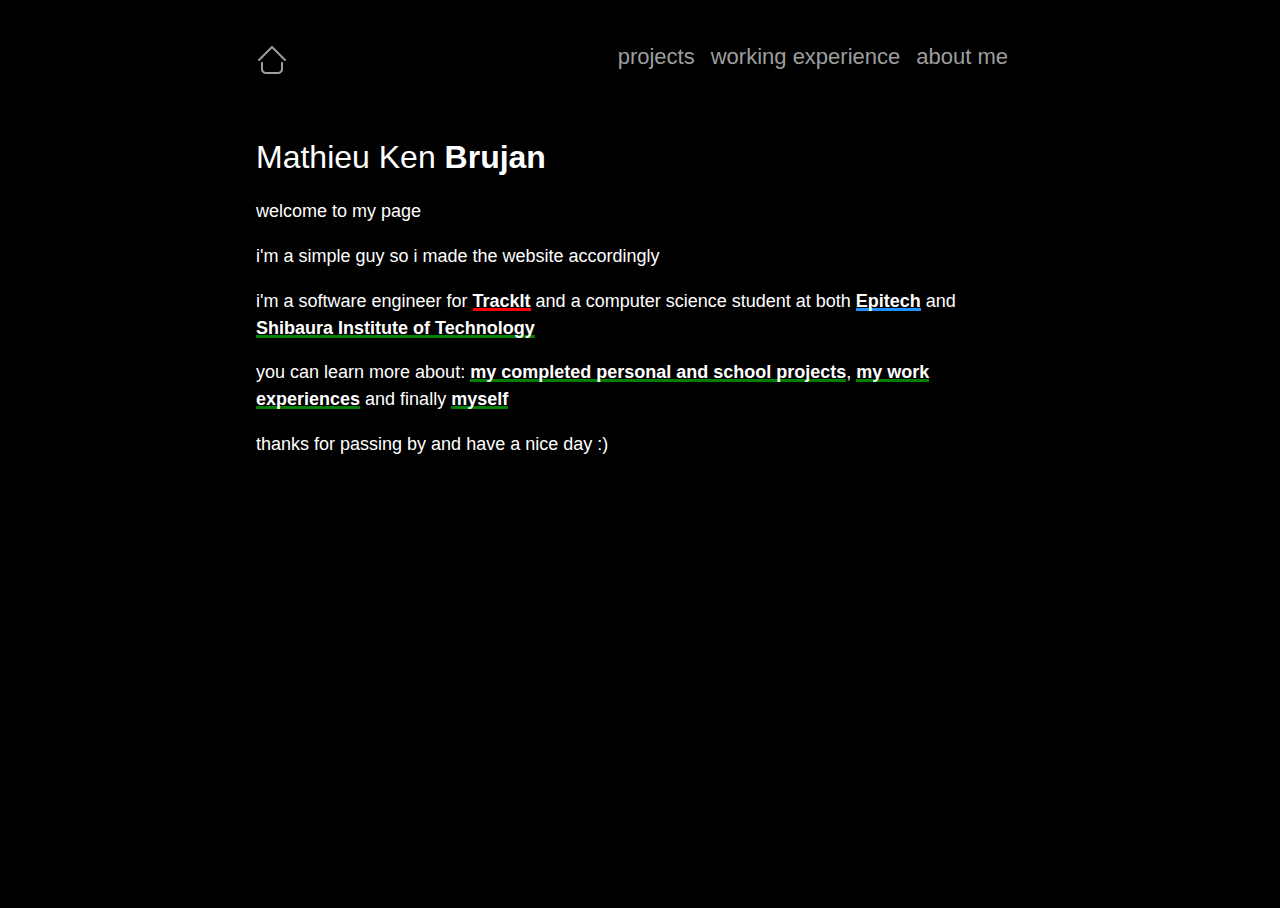
<file: index.html>
<!doctype html>
<html lang="en">
  <head>
    <meta charset="utf-8" />
    <title>Mathieu Ken Brujan</title>
    <link rel="icon" type="image/x-icon" href="./images/favicon.ico" />
    <style>
      @import url(styles.css);
    </style>
  </head>
  <body>
    <header>
      <a href="./index.html"><img src="./images/home.png" alt="home" /></a>
      <nav>
        <ul>
          <li><a href="./projects.html">projects</a></li>
          <li><a href="./working_experience.html">working experience</a></li>
          <li><a href="./about.html">about me</a></li>
        </ul>
      </nav>
    </header>
    <div id="content">
      <section class="homepage">
        <h1>Mathieu Ken <b>Brujan</b></h1>
        <p>welcome to my page</p>
        <p>i'm a simple guy so i made the website accordingly</p>
        <p>
          i'm a software engineer for
          <a id="trackit" href="https://trackit.io/">TrackIt</a> and a computer
          science student at both
          <a class="epitech" href="https://www.epitech.eu/">Epitech</a> and
          <a href="https://www.shibaura-it.ac.jp/en/index.html"
            >Shibaura Institute of Technology</a
          >
        </p>
        <p>
          you can learn more about:
          <a href="./projects.html">my completed personal and school projects</a
          >, <a href="./working_experience.html">my work experiences</a> and
          finally
          <a href="./about.html">myself</a>
        </p>
        <p>thanks for passing by and have a nice day :)</p>
      </section>
    </div>
  </body>
</html>
</file>
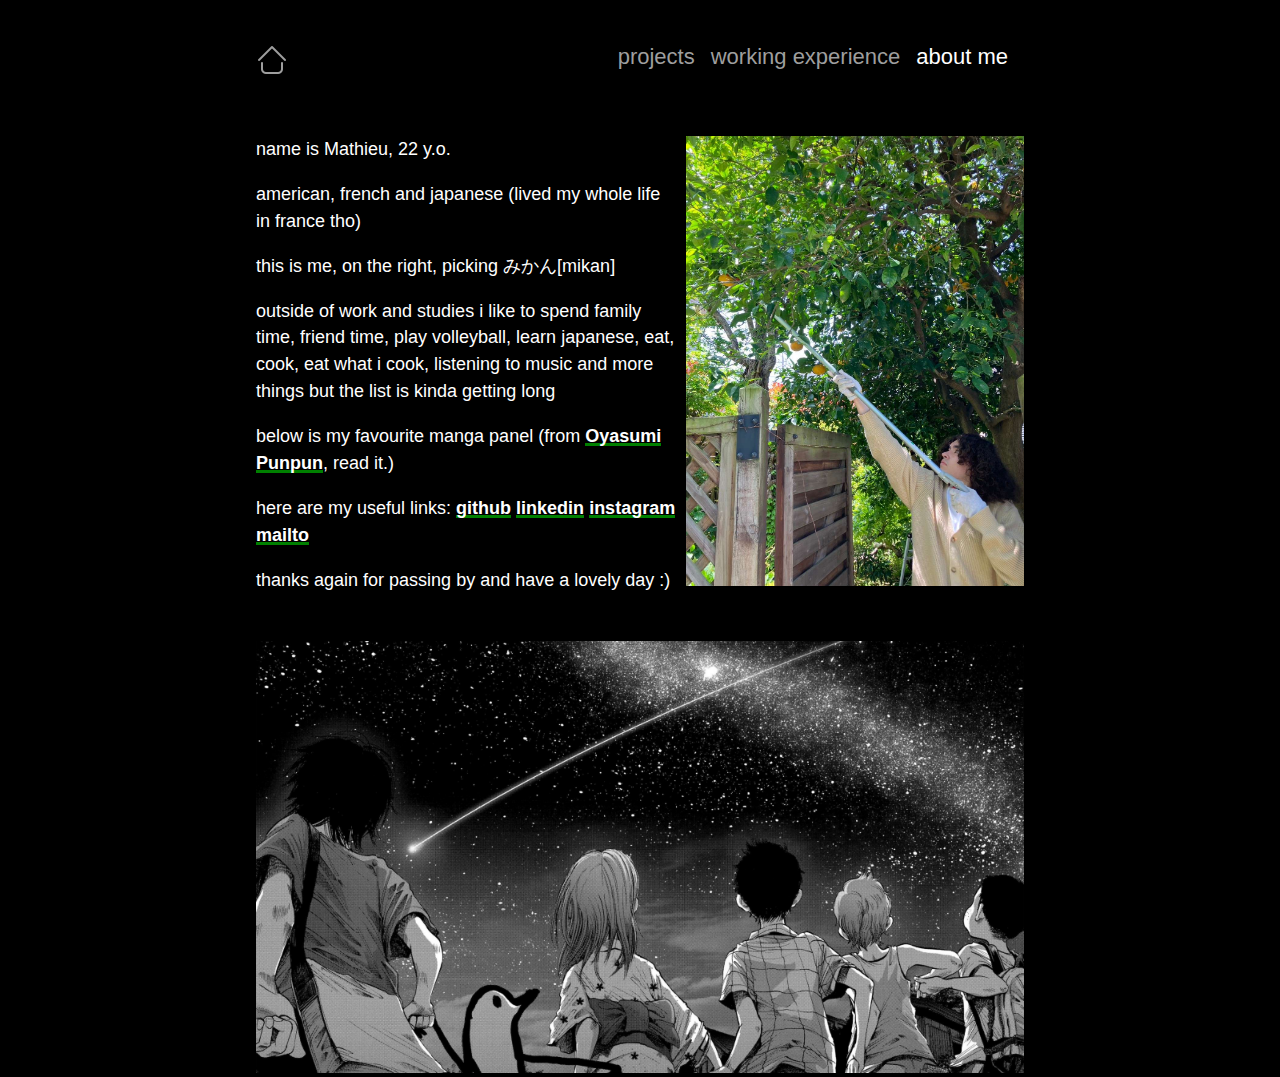
<file: about.html>
<!doctype html>
<html lang="en">
  <head>
    <meta charset="utf-8" />
    <title>about me</title>
    <link rel="icon" type="image/x-icon" href="./images/favicon.ico" />
    <style>
      @import url(styles.css);
    </style>
  </head>
  <body>
    <header>
      <a href="./index.html"><img src="./images/home.png" alt="home" /></a>
      <nav>
        <ul>
          <li><a href="./projects.html">projects</a></li>
          <li><a href="./working_experience.html">working experience</a></li>
          <li><a id="current" href="./about.html">about me</a></li>
        </ul>
      </nav>
    </header>
    <div id="content">
      <section class="homepage">
        <img class="me" src="images/me.jpg" alt="me" />
        <p>name is Mathieu, 22 y.o.</p>
        <p>american, french and japanese (lived my whole life in france tho)</p>
        <p>this is me, on the right, picking みかん[mikan]</p>
        <p>
          outside of work and studies i like to spend family time, friend time,
          play volleyball, learn japanese, eat, cook, eat what i cook, listening
          to music and more things but the list is kinda getting long
        </p>
        <p>
          below is my favourite manga panel (from
          <a href="https://www.amazon.co.jp/-/en/Inio-Asano/dp/1421586207"
            >Oyasumi Punpun</a
          >, read it.)
        </p>
        <p>
          here are my useful links:
          <a href="https://github.com/Tomeiru">github</a>
          <a href="https://linkedin.com/in/mathieu-brujan-ba1233205"
            >linkedin</a
          >
          <a href="https://www.instagram.com/mathieu.brjn">instagram</a>
          <a href="mailto:mathieu.brujan@epitech.eu">mailto</a>
        </p>
        <p>thanks again for passing by and have a lovely day :)</p>
        <img class="punpun" src="images/punpun.png" alt="punpun" />
      </section>
    </div>
  </body>
</html>
</file>
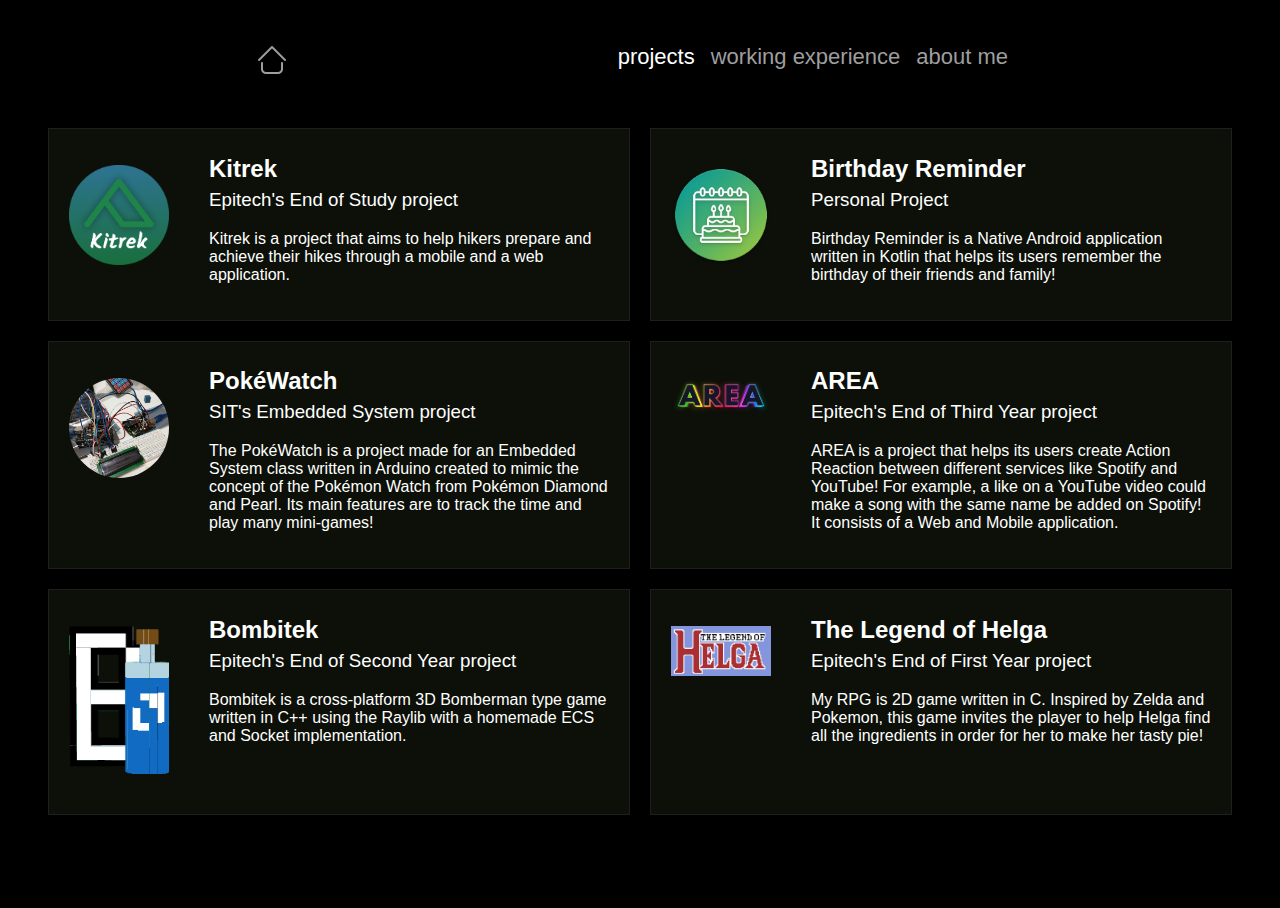
<file: projects.html>
<!doctype html>
<html lang="en">
  <head>
    <meta charset="utf-8" />
    <title>projects</title>
    <link rel="icon" type="image/x-icon" href="./images/favicon.ico" />
    <style>
      @import url(styles.css);
    </style>
  </head>
  <body>
    <header>
      <a href="./index.html"><img src="./images/home.png" alt="home" /></a>
      <nav>
        <ul>
          <li><a id="current" href="./projects.html">projects</a></li>
          <li>
            <a href="./working_experience.html">working experience</a>
          </li>
          <li><a href="./about.html">about me</a></li>
        </ul>
      </nav>
    </header>
    <div id="content">
      <section class="projects">
        <section class="project">
          <p class="picture">
            <img src="images/kitrek.png" alt="kitrek logo" />
          </p>
          <div class="information">
            <h2>Kitrek</h2>
            <h3 class="context">Epitech's End of Study project</h3>
            <p class="description">
              Kitrek is a project that aims to help hikers prepare and achieve
              their hikes through a mobile and a web application.
            </p>
          </div>
        </section>
        <section class="project">
          <p class="picture">
            <img src="images/birthday_reminder.png" alt="kitrek logo" />
          </p>
          <div class="information">
            <h2>Birthday Reminder</h2>
            <h3 class="context">Personal Project</h3>
            <p class="description">
              Birthday Reminder is a Native Android application written in
              Kotlin that helps its users remember the birthday of their friends
              and family!
            </p>
          </div>
        </section>
        <section class="project">
          <p class="picture">
            <img id="pokewatch" src="images/pokewatch.jpg" alt="kitrek logo" />
          </p>
          <div class="information">
            <h2>PokéWatch</h2>
            <h3 class="context">SIT's Embedded System project</h3>
            <p class="description">
              The PokéWatch is a project made for an Embedded System class
              written in Arduino created to mimic the concept of the Pokémon
              Watch from Pokémon Diamond and Pearl. Its main features are to
              track the time and play many mini-games!
            </p>
          </div>
        </section>
        <section class="project">
          <p class="picture">
            <img src="images/area.png" alt="kitrek logo" />
          </p>
          <div class="information">
            <h2>AREA</h2>
            <h3 class="context">Epitech's End of Third Year project</h3>
            <p class="description">
              AREA is a project that helps its users create Action Reaction
              between different services like Spotify and YouTube! For example,
              a like on a YouTube video could make a song with the same name be
              added on Spotify! It consists of a Web and Mobile application.
            </p>
          </div>
        </section>
        <section class="project">
          <p class="picture">
            <img src="images/bombitek.png" alt="kitrek logo" />
          </p>
          <div class="information">
            <h2>Bombitek</h2>
            <h3 class="context">Epitech's End of Second Year project</h3>
            <p class="description">
              Bombitek is a cross-platform 3D Bomberman type game written in C++
              using the Raylib with a homemade ECS and Socket implementation.
            </p>
          </div>
        </section>
        <section class="project">
          <p class="picture">
            <img src="images/the_legend_of_helga.png" alt="kitrek logo" />
          </p>
          <div class="information">
            <h2>The Legend of Helga</h2>
            <h3 class="context">Epitech's End of First Year project</h3>
            <p class="description">
              My RPG is 2D game written in C. Inspired by Zelda and Pokemon,
              this game invites the player to help Helga find all the
              ingredients in order for her to make her tasty pie!
            </p>
          </div>
        </section>
      </section>
    </div>
  </body>
</html>
</file>
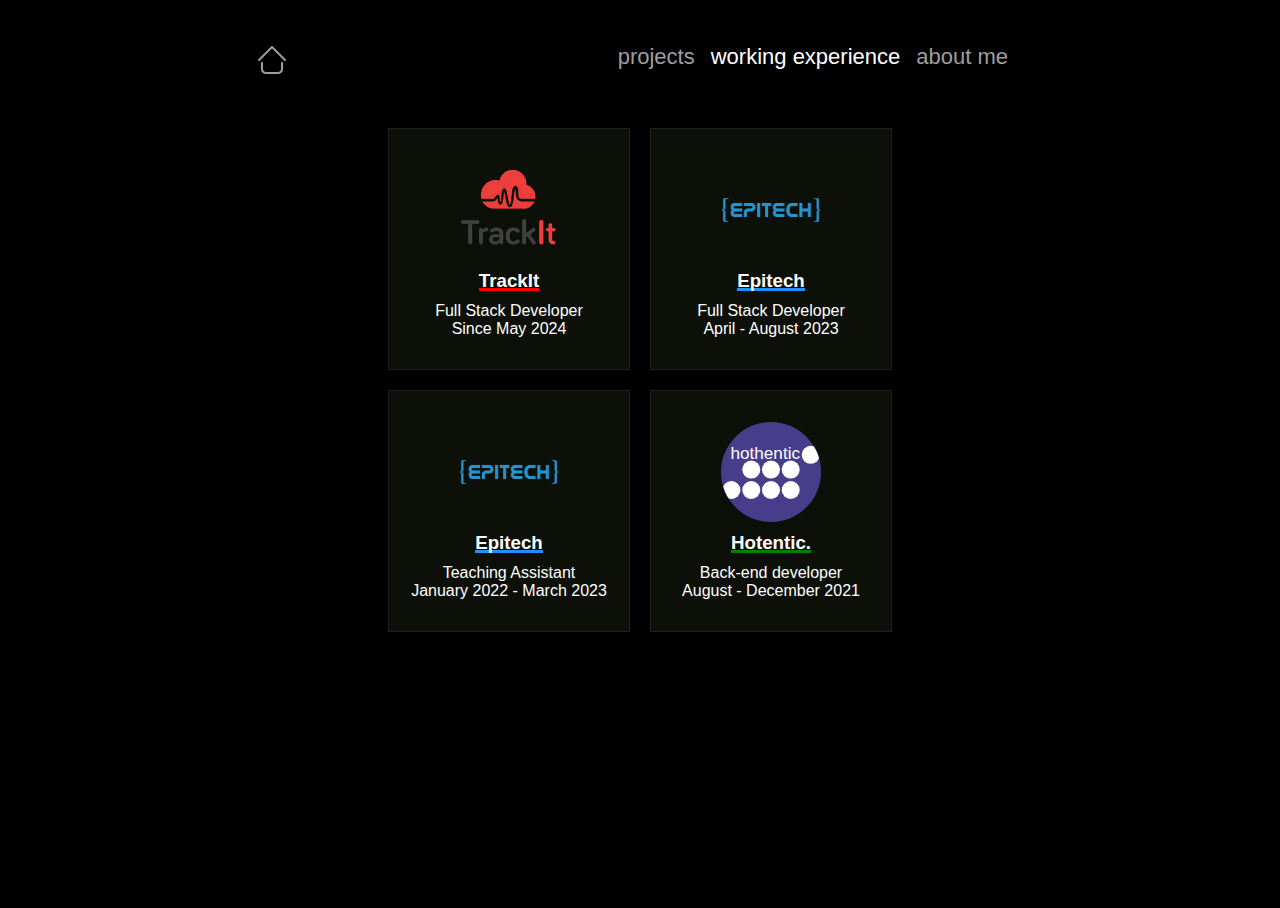
<file: working_experience.html>
<!doctype html>
<html lang="en">
  <head>
    <meta charset="utf-8" />
    <title>working experiences</title>
    <link rel="icon" type="image/x-icon" href="./images/favicon.ico" />
    <style>
      @import url(styles.css);
    </style>
  </head>
  <body>
    <header>
      <a href="./index.html"><img src="./images/home.png" alt="home" /></a>
      <nav>
        <ul>
          <li><a href="./projects.html">projects</a></li>
          <li>
            <a id="current" href="./working_experience.html"
              >working experience</a
            >
          </li>
          <li><a href="./about.html">about me</a></li>
        </ul>
      </nav>
    </header>
    <div id="content">
      <section class="experiences">
        <section class="experience">
          <div class="experience_img">
            <img src="images/trackit.png" alt="kitrek logo" />
          </div>
          <div class="experience_information">
            <h3><a href="about.html" id="trackit">TrackIt</a></h3>
            <p class="title">Full Stack Developer</p>
            <p class="date">Since May 2024</p>
          </div>
        </section>
        <section class="experience">
          <div class="experience_img">
            <img src="images/epitech.webp" alt="kitrek logo" />
          </div>
          <div class="experience_information">
            <h3><a href="about.html" class="epitech">Epitech</a></h3>
            <p class="title">Full Stack Developer</p>
            <p class="date">April - August 2023</p>
          </div>
        </section>
        <section class="experience">
          <div class="experience_img">
            <img src="images/epitech.webp" alt="kitrek logo" />
          </div>
          <div class="experience_information">
            <h3><a href="about.html" class="epitech">Epitech</a></h3>
            <p class="title">Teaching Assistant</p>
            <p class="date">January 2022 - March 2023</p>
          </div>
        </section>
        <section class="experience">
          <img src="images/hothentic.svg" id="hothentic" alt="kitrek logo" />
          <div class="experience_information">
            <h3><a href="about.html">Hotentic.</a></h3>
            <p class="title">Back-end developer</p>
            <p class="date">August - December 2021</p>
          </div>
        </section>
      </section>
    </div>
  </body>
</html>
</file>
